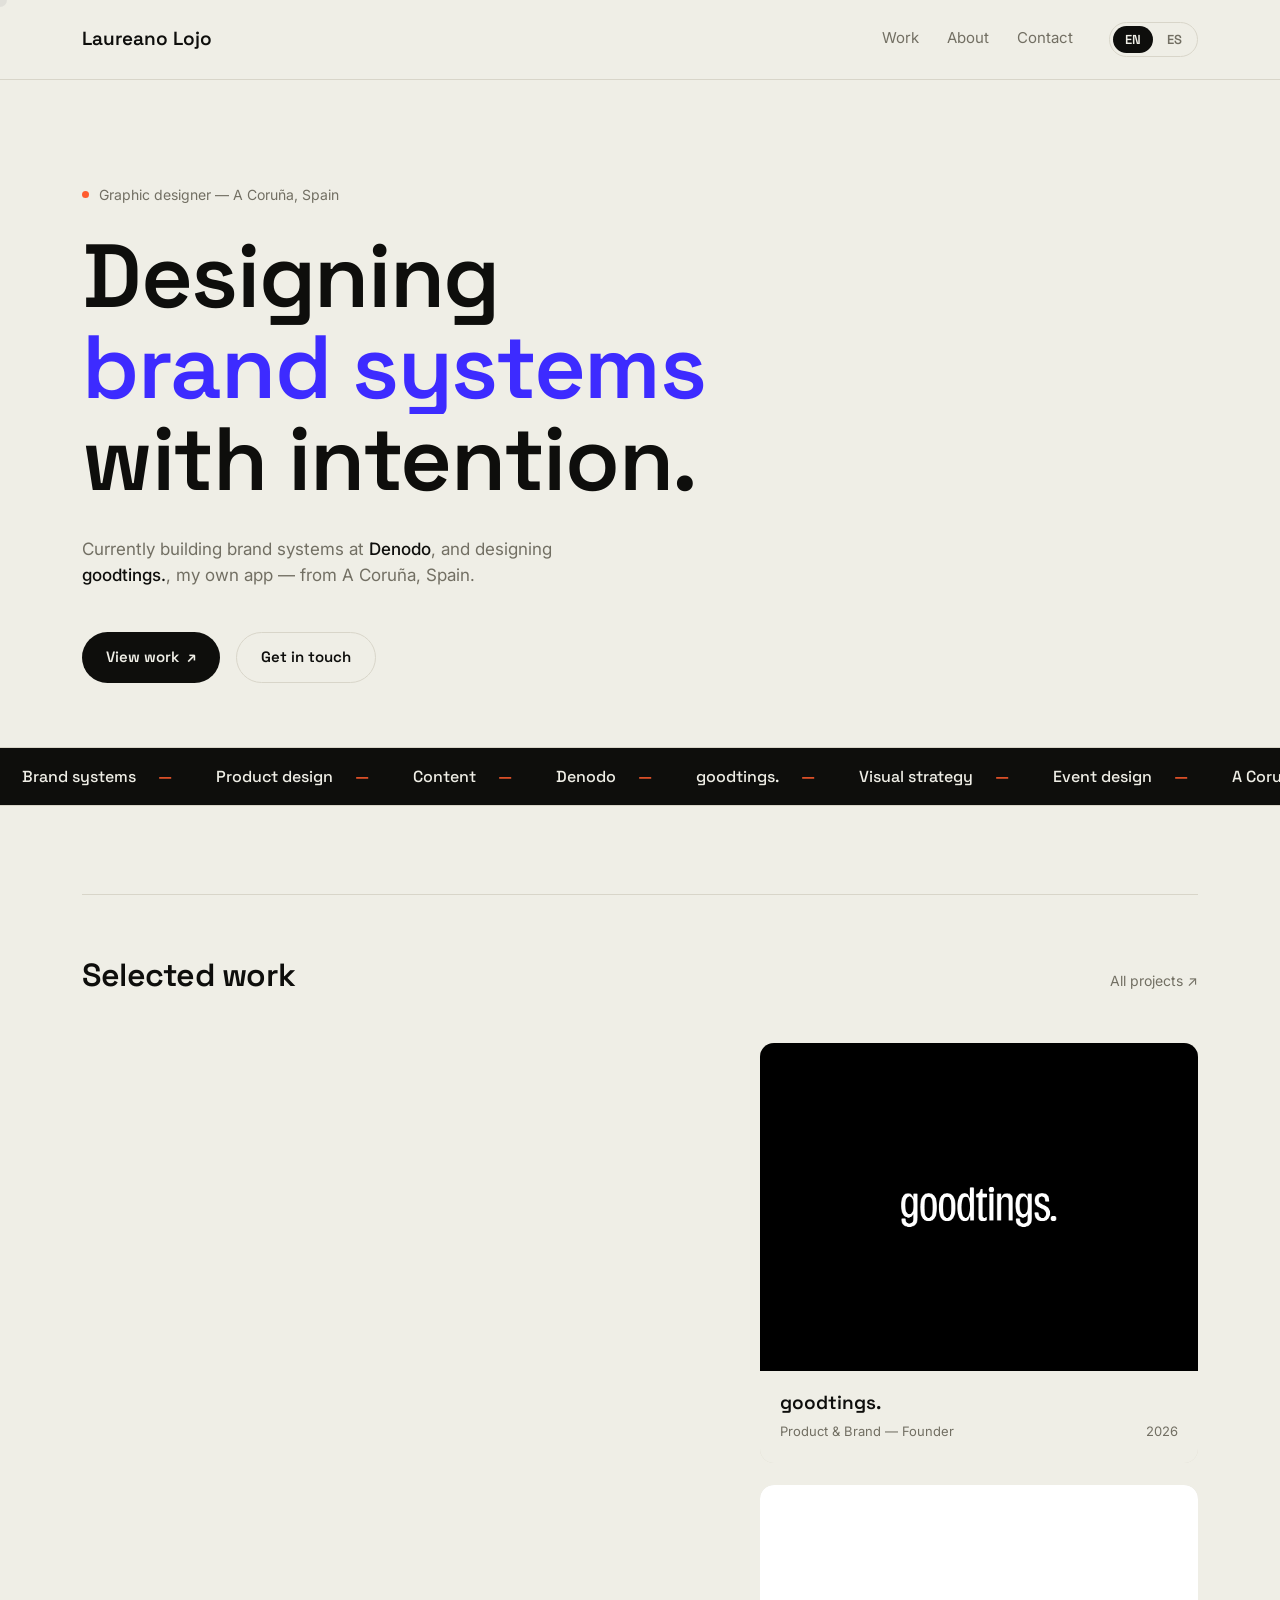
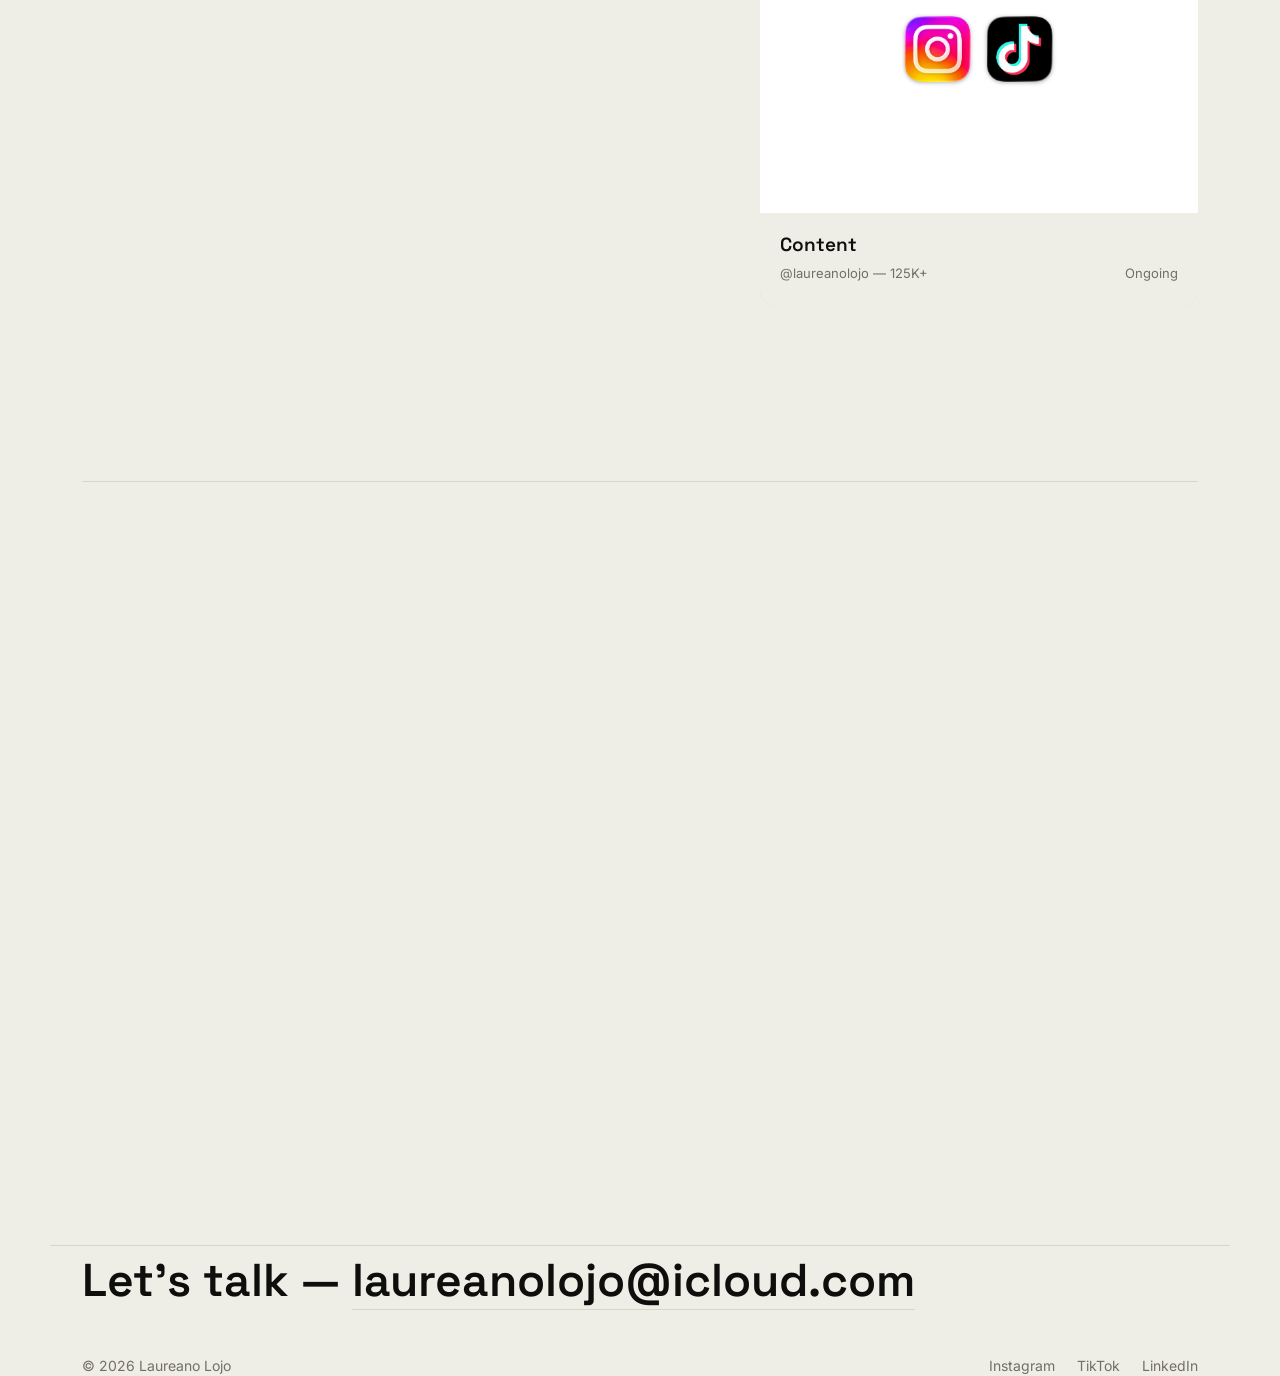
<file: index.html>
<!DOCTYPE html>
<html lang="en">
<head>
<script>document.documentElement.classList.add("js");</script>
<meta charset="UTF-8">
<meta name="viewport" content="width=device-width, initial-scale=1.0">
<title>Laureano Lojo — Design</title>
<meta name="description" content="Laureano Lojo. Graphic designer — brand, product and content. A Coruña, Spain.">
<meta property="og:type" content="website">
<meta property="og:title" content="Laureano Lojo — Design">
<meta property="og:description" content="Graphic designer — brand, product and content. A Coruña, Spain.">
<meta property="og:image" content="https://nitolojo.github.io/laureano-portfolio/assets/images/og-image.jpg">
<meta property="og:url" content="https://nitolojo.github.io/laureano-portfolio/">
<meta name="twitter:card" content="summary_large_image">
<meta name="twitter:title" content="Laureano Lojo — Design">
<meta name="twitter:description" content="Graphic designer — brand, product and content. A Coruña, Spain.">
<meta name="twitter:image" content="https://nitolojo.github.io/laureano-portfolio/assets/images/og-image.jpg">
<link rel="preconnect" href="https://fonts.googleapis.com">
<link rel="preconnect" href="https://fonts.gstatic.com" crossorigin>
<link href="https://fonts.googleapis.com/css2?family=Space+Grotesk:wght@400;500;600;700&family=Inter:wght@400;500&display=swap" rel="stylesheet">
<link rel="icon" type="image/x-icon" href="assets/favicon.ico">
<link rel="icon" type="image/png" sizes="32x32" href="assets/favicon-32.png">
<link rel="icon" type="image/png" sizes="16x16" href="assets/favicon-16.png">
<link rel="apple-touch-icon" href="assets/apple-touch-icon.png">
<link rel="stylesheet" href="assets/style.css">
</head>
<body>

<header>
  <div class="bar wrap">
    <div class="wordmark">Laureano Lojo</div>
    <div class="navwrap">
      <nav>
        <a href="projects.html" data-en="Work" data-es="Trabajo">Work</a>
        <a href="#about" data-en="About" data-es="Sobre mí">About</a>
        <a href="#contact" data-en="Contact" data-es="Contacto">Contact</a>
      </nav>
      <div class="langtoggle">
        <button data-lang="en" class="active">EN</button>
        <button data-lang="es">ES</button>
      </div>
    </div>
  </div>
</header>

<main class="wrap">
  <section class="hero">
    <div class="kicker">
      <span class="dot"></span>
      <span data-en="Graphic designer — A Coruña, Spain" data-es="Diseñador gráfico — A Coruña, España">Graphic designer — A Coruña, Spain</span>
    </div>
    <h1 class="hero-h1">
      <span data-en="Designing" data-es="Diseñando">Designing</span>
      <span class="rotate-wrap"><span id="rotateWord" class="rotate-word">brand systems</span></span>
      <span data-en="with intention." data-es="con intención.">with intention.</span>
    </h1>
    <p class="role">
      <span data-en="Currently building brand systems at " data-es="Actualmente diseño sistemas de marca en ">Currently building brand systems at </span><strong>Denodo</strong><span data-en=", and designing " data-es=", y construyo ">, and designing </span><strong>goodtings.</strong><span data-en=", my own app — from A Coruña, Spain." data-es=", mi propia app — desde A Coruña, España.">, my own app — from A Coruña, Spain.</span>
    </p>
    <div class="cta-row">
      <a class="btn btn-solid" href="projects.html">
        <span data-en="View work" data-es="Ver trabajo">View work</span> ↗
      </a>
      <a class="btn btn-outline" href="#contact" data-en="Get in touch" data-es="Hablemos">Get in touch</a>
    </div>
  </section>
</main>

<div class="marquee">
  <div class="marquee-track">
    <span data-en="Brand systems" data-es="Sistemas de marca">Brand systems</span>
    <span data-en="Product design" data-es="Diseño de producto">Product design</span>
    <span data-en="Content" data-es="Contenido">Content</span>
    <span>Denodo</span>
    <span>goodtings.</span>
    <span data-en="Visual strategy" data-es="Estrategia visual">Visual strategy</span>
    <span data-en="Event design" data-es="Diseño de eventos">Event design</span>
    <span data-en="A Coruña, Spain" data-es="A Coruña, España">A Coruña, Spain</span>
    <span data-en="Brand systems" data-es="Sistemas de marca">Brand systems</span>
    <span data-en="Product design" data-es="Diseño de producto">Product design</span>
    <span data-en="Content" data-es="Contenido">Content</span>
    <span>Denodo</span>
    <span>goodtings.</span>
    <span data-en="Visual strategy" data-es="Estrategia visual">Visual strategy</span>
    <span data-en="Event design" data-es="Diseño de eventos">Event design</span>
    <span data-en="A Coruña, Spain" data-es="A Coruña, España">A Coruña, Spain</span>
    <span data-en="Brand systems" data-es="Sistemas de marca">Brand systems</span>
    <span data-en="Product design" data-es="Diseño de producto">Product design</span>
    <span data-en="Content" data-es="Contenido">Content</span>
    <span>Denodo</span>
    <span>goodtings.</span>
    <span data-en="Visual strategy" data-es="Estrategia visual">Visual strategy</span>
    <span data-en="Event design" data-es="Diseño de eventos">Event design</span>
    <span data-en="A Coruña, Spain" data-es="A Coruña, España">A Coruña, Spain</span>
  </div>
</div>

<main class="wrap">
  <section id="work">
    <div class="section-inner reveal">
      <div class="section-head">
        <h2 data-en="Selected work" data-es="Trabajo seleccionado">Selected work</h2>
        <a class="sub" href="projects.html" data-en="All projects ↗" data-es="Todos los proyectos ↗">All projects ↗</a>
      </div>
      <div class="project-grid" id="home-grid"></div>
    </div>
  </section>

  <section id="stats">
    <div class="section-inner">
      <div class="stats-grid">
        <div class="stat reveal">
          <div class="stat-num">30<span class="stat-plus">+</span></div>
          <div class="stat-label" data-en="Markets covered at Denodo" data-es="Mercados cubiertos en Denodo">Markets covered at Denodo</div>
        </div>
        <div class="stat reveal">
          <div class="stat-num">5</div>
          <div class="stat-label" data-en="Years building the brand" data-es="Años construyendo la marca">Years building the brand</div>
        </div>
        <div class="stat reveal">
          <div class="stat-num">120K<span class="stat-plus">+</span></div>
          <div class="stat-label" data-en="Content community" data-es="Comunidad de contenido">Content community</div>
        </div>
      </div>
    </div>
  </section>

  <section id="about">
    <div class="section-inner reveal">
      <div class="section-head">
        <h2 data-en="About" data-es="Sobre mí">About</h2>
      </div>
      <div class="about-grid">
        <p data-en="I design for brand, product and content, usually all at once. At Denodo I've spent five years building the brand system and carrying it into events and product. Outside of that I design, build and grow goodtings., my own app — and share that process with a community of 125K+."
           data-es="Diseño para marca, producto y contenido, casi siempre a la vez. En Denodo llevo cinco años construyendo el sistema de marca y llevándolo a eventos y producto. Fuera de eso diseño, construyo y hago crecer goodtings., mi propia app — y comparto ese proceso con una comunidad de más de 125K personas.">
          I design for brand, product and content, usually all at once. At Denodo I've spent five years building the brand system and carrying it into events and product. Outside of that I design, build and grow goodtings., my own app — and share that process with a community of 125K+.
        </p>
        <div class="facts">
          <div><span class="k" data-en="Role" data-es="Rol">Role</span><span class="v">Marketing Manager, Design — Denodo</span></div>
          <div><span class="k" data-en="Own project" data-es="Proyecto propio">Own project</span><span class="v" data-en="goodtings. — founder & designer" data-es="goodtings. — founder y diseñador">goodtings. — founder & designer</span></div>
          <div><span class="k" data-en="Based in" data-es="Base">Based in</span><span class="v">A Coruña, Spain</span></div>
          <div><span class="k" data-en="Languages" data-es="Idiomas">Languages</span><span class="v" data-en="Spanish · English · Italian" data-es="Español · Inglés · Italiano">Spanish · English · Italian</span></div>
        </div>
      </div>
    </div>
  </section>
</main>

<footer class="wrap" id="contact">
  <div class="big"><span data-en="Let's talk —" data-es="Hablemos —">Let's talk —</span> <a href="mailto:laureanolojo@icloud.com">laureanolojo@icloud.com</a></div>
  <div class="foot-row">
    <span>© 2026 Laureano Lojo</span>
    <div class="socials">
      <a href="https://instagram.com/laureanolojo" target="_blank" rel="noopener">Instagram</a>
      <a href="https://tiktok.com/@laureanolojo" target="_blank" rel="noopener">TikTok</a>
      <a href="https://www.linkedin.com/in/laureano-lojo-a14077158/" target="_blank" rel="noopener">LinkedIn</a>
    </div>
  </div>
</footer>

<script src="assets/data.js"></script>
<script src="assets/main.js"></script>
</body>
</html>
</file>
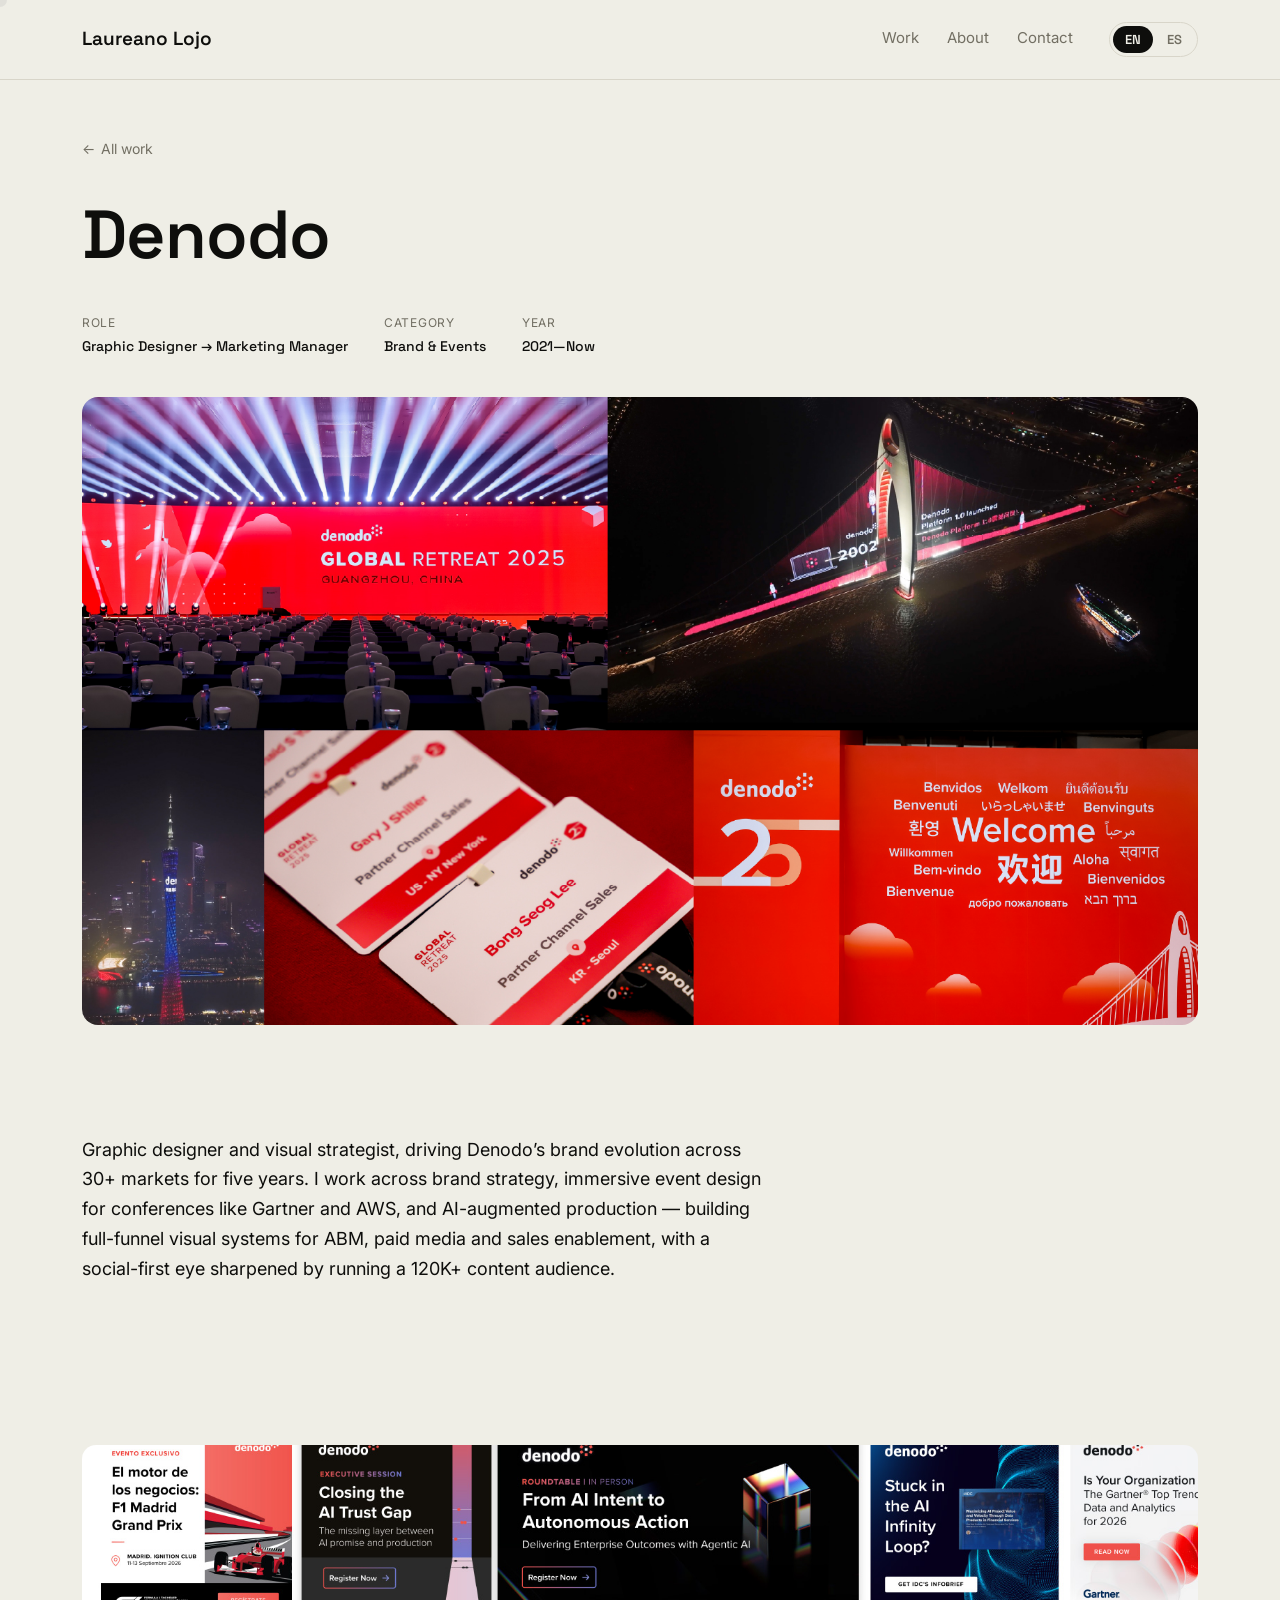
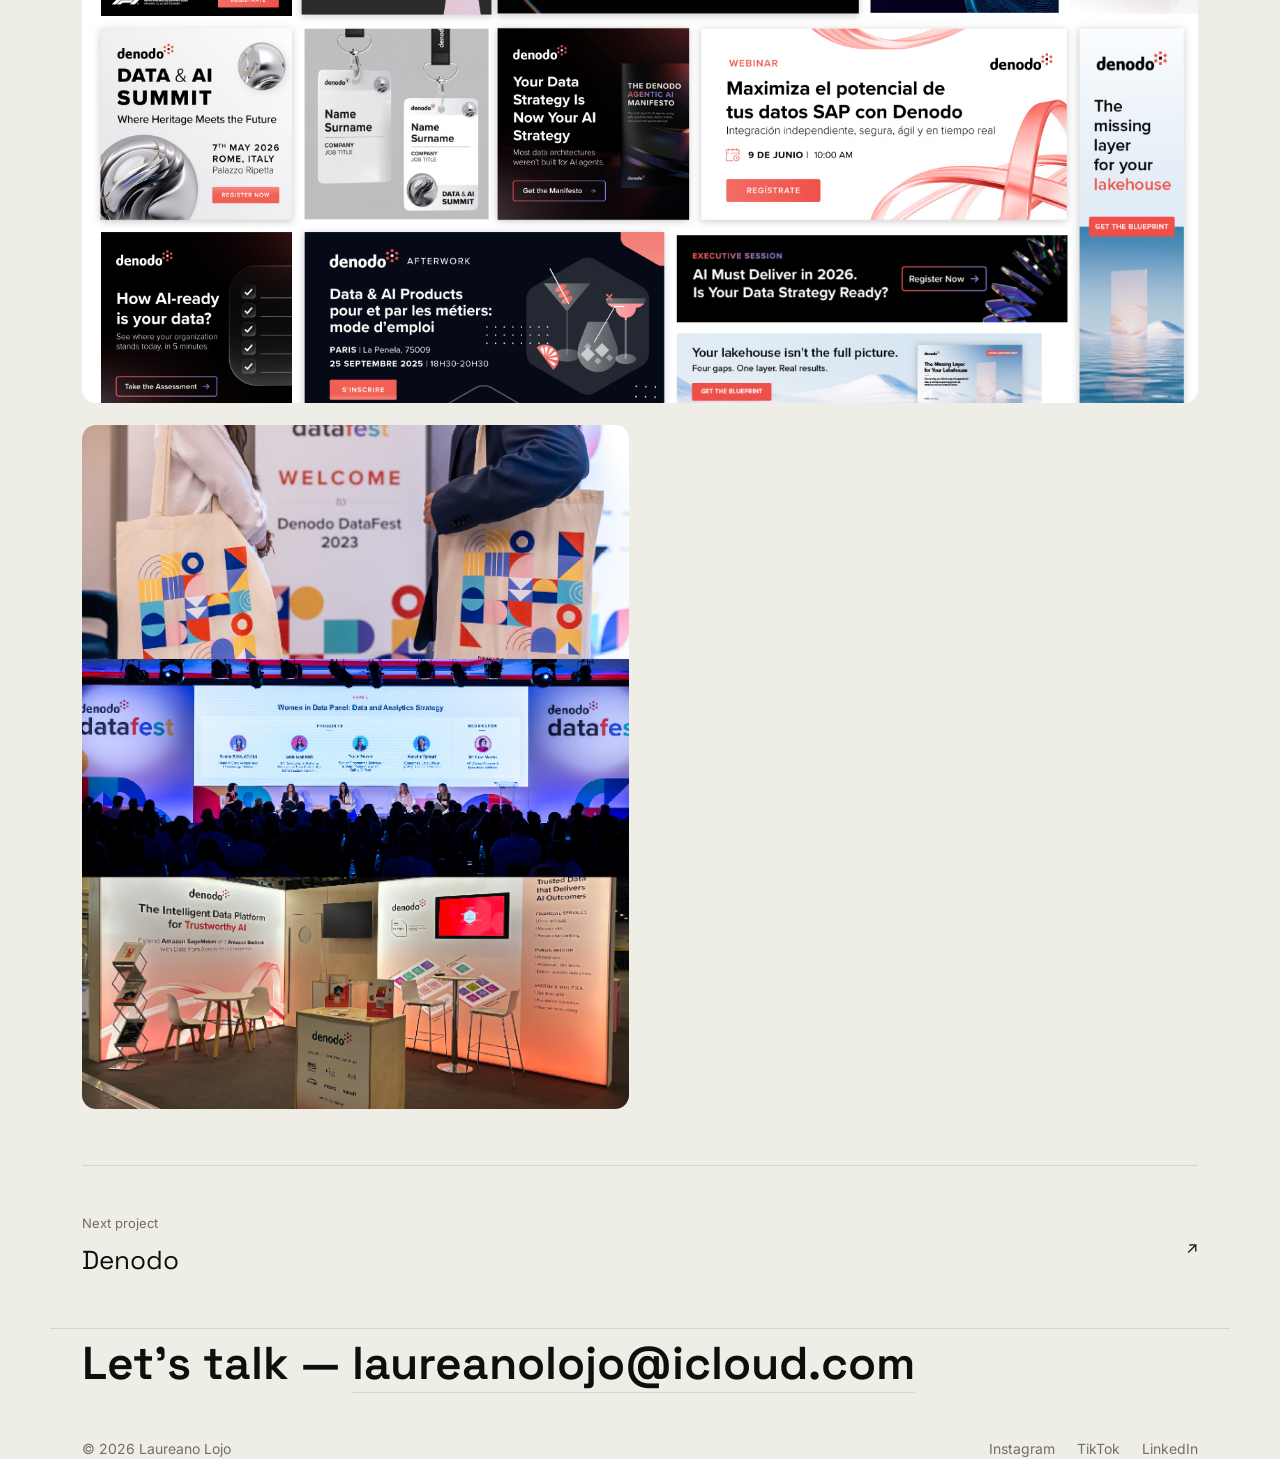
<file: project.html>
<!DOCTYPE html>
<html lang="en">
<head>
<script>document.documentElement.classList.add("js");</script>
<meta charset="UTF-8">
<meta name="viewport" content="width=device-width, initial-scale=1.0">
<title>Project — Laureano Lojo</title>
<meta property="og:type" content="website">
<meta property="og:title" content="Laureano Lojo — Design">
<meta property="og:description" content="Graphic designer — brand, product and content. A Coruña, Spain.">
<meta property="og:image" content="https://nitolojo.github.io/laureano-portfolio/assets/images/og-image.jpg">
<meta name="twitter:card" content="summary_large_image">
<meta name="twitter:image" content="https://nitolojo.github.io/laureano-portfolio/assets/images/og-image.jpg">
<link rel="preconnect" href="https://fonts.googleapis.com">
<link rel="preconnect" href="https://fonts.gstatic.com" crossorigin>
<link href="https://fonts.googleapis.com/css2?family=Space+Grotesk:wght@400;500;600;700&family=Inter:wght@400;500&display=swap" rel="stylesheet">
<link rel="icon" type="image/x-icon" href="assets/favicon.ico">
<link rel="icon" type="image/png" sizes="32x32" href="assets/favicon-32.png">
<link rel="icon" type="image/png" sizes="16x16" href="assets/favicon-16.png">
<link rel="apple-touch-icon" href="assets/apple-touch-icon.png">
<link rel="stylesheet" href="assets/style.css">
</head>
<body>

<header>
  <div class="bar wrap">
    <a class="wordmark" href="index.html">Laureano Lojo</a>
    <div class="navwrap">
      <nav>
        <a href="projects.html" data-en="Work" data-es="Trabajo">Work</a>
        <a href="index.html#about" data-en="About" data-es="Sobre mí">About</a>
        <a href="index.html#contact" data-en="Contact" data-es="Contacto">Contact</a>
      </nav>
      <div class="langtoggle">
        <button data-lang="en" class="active">EN</button>
        <button data-lang="es">ES</button>
      </div>
    </div>
  </div>
</header>

<main class="wrap" id="pd-root">
  <section class="pd-hero">
    <a class="pd-back" href="projects.html">← <span data-en="All work" data-es="Todo el trabajo">All work</span></a>
    <h1 class="pd-title" id="pd-title">—</h1>
    <div class="pd-meta">
      <div><span class="k" data-en="Role" data-es="Rol">Role</span><span class="v" id="pd-role-v"></span></div>
      <div><span class="k" data-en="Category" data-es="Categoría">Category</span><span class="v" id="pd-cat-v"></span></div>
      <div><span class="k" data-en="Year" data-es="Año">Year</span><span class="v" id="pd-year-v"></span></div>
    </div>
    <a id="pd-link" class="btn btn-outline" href="#" target="_blank" rel="noopener" style="margin-top:24px;display:none;">
      <span data-en="Visit site" data-es="Ver sitio">Visit site</span> ↗
    </a>
    <div class="pd-cover"><img id="pd-cover-img" src="" alt=""></div>
  </section>

  <section class="pd-body reveal">
    <p id="pd-desc"></p>
  </section>

  <section class="pd-gallery reveal" id="pd-gallery"></section>

  <a class="pd-next" id="pd-next-link" href="#">
    <div>
      <div class="label" data-en="Next project" data-es="Siguiente proyecto">Next project</div>
      <div class="name" id="pd-next-name">—</div>
    </div>
    <div>↗</div>
  </a>
</main>

<footer class="wrap" id="contact">
  <div class="big"><span data-en="Let's talk —" data-es="Hablemos —">Let's talk —</span> <a href="mailto:laureanolojo@icloud.com">laureanolojo@icloud.com</a></div>
  <div class="foot-row">
    <span>© 2026 Laureano Lojo</span>
    <div class="socials">
      <a href="https://instagram.com/laureanolojo" target="_blank" rel="noopener">Instagram</a>
      <a href="https://tiktok.com/@laureanolojo" target="_blank" rel="noopener">TikTok</a>
      <a href="https://www.linkedin.com/in/laureano-lojo-a14077158/" target="_blank" rel="noopener">LinkedIn</a>
    </div>
  </div>
</footer>

<script src="assets/data.js"></script>
<script src="assets/main.js"></script>
</body>
</html>
</file>
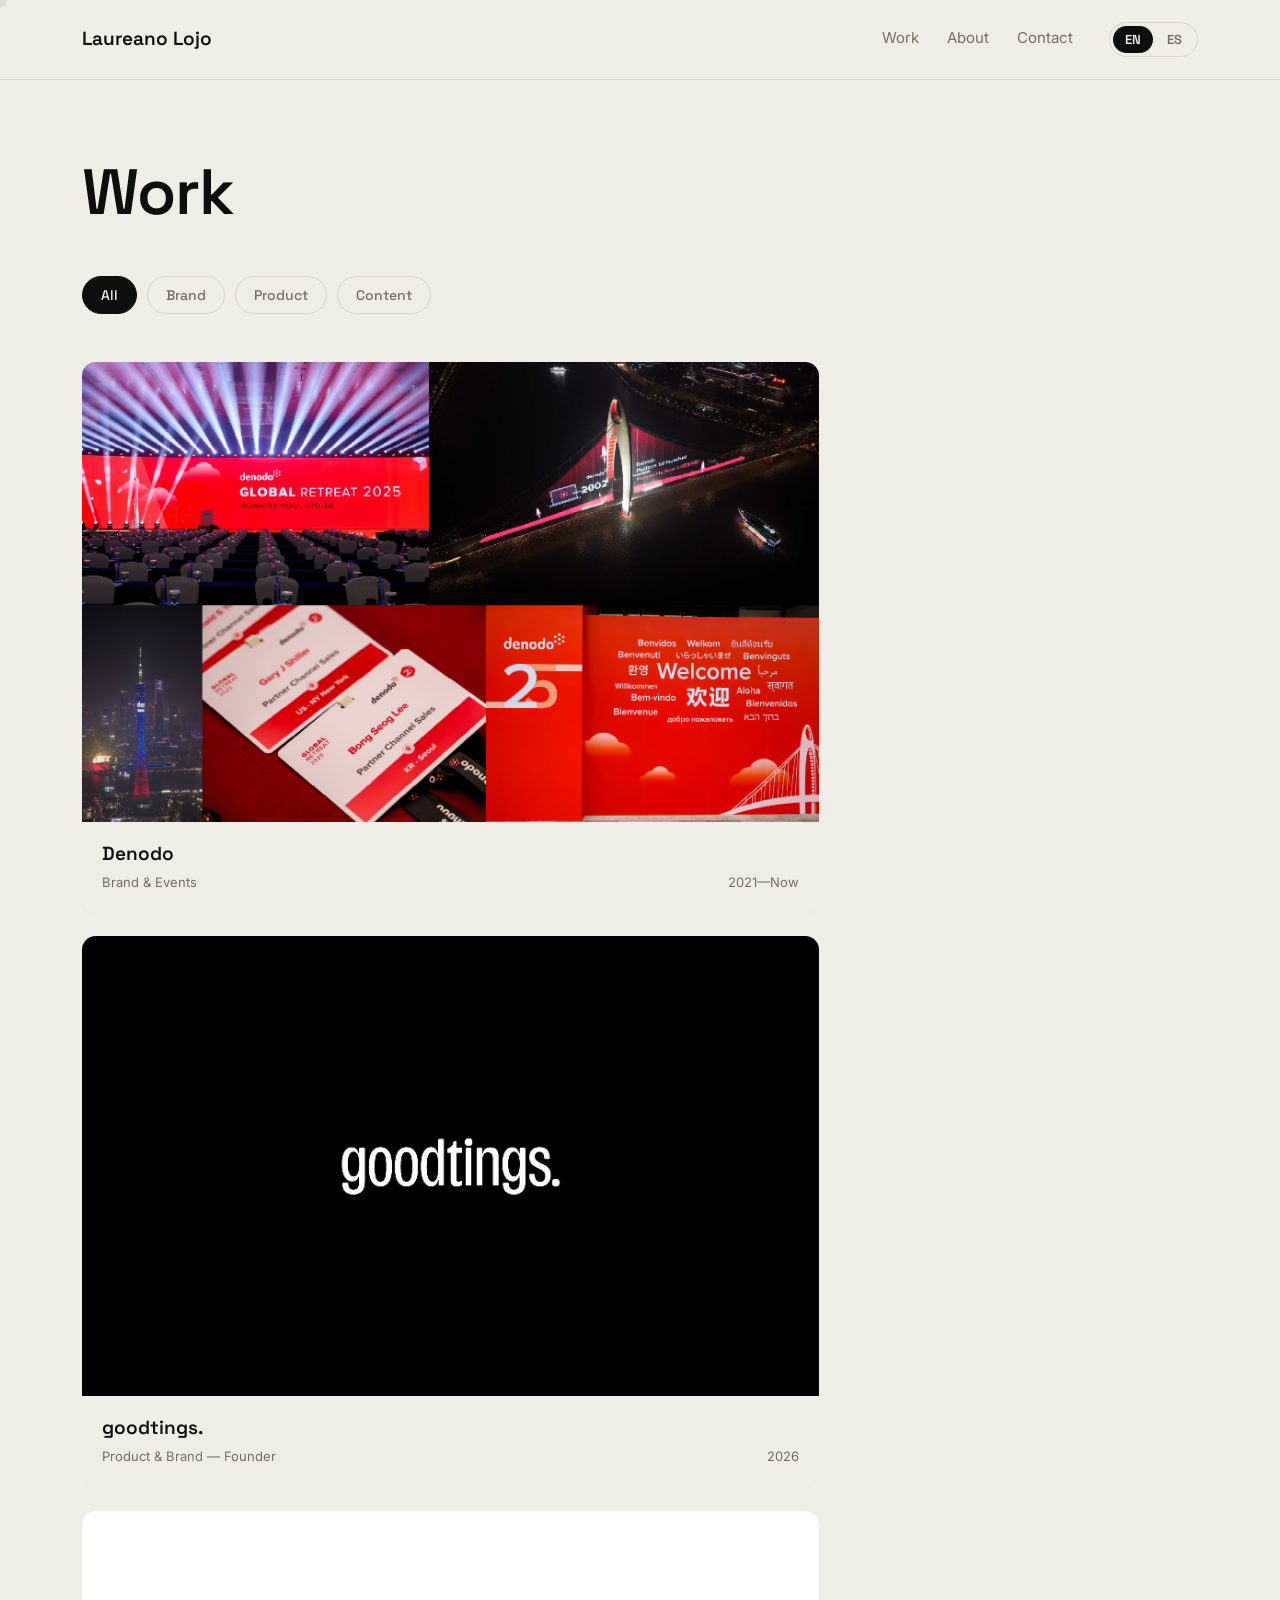
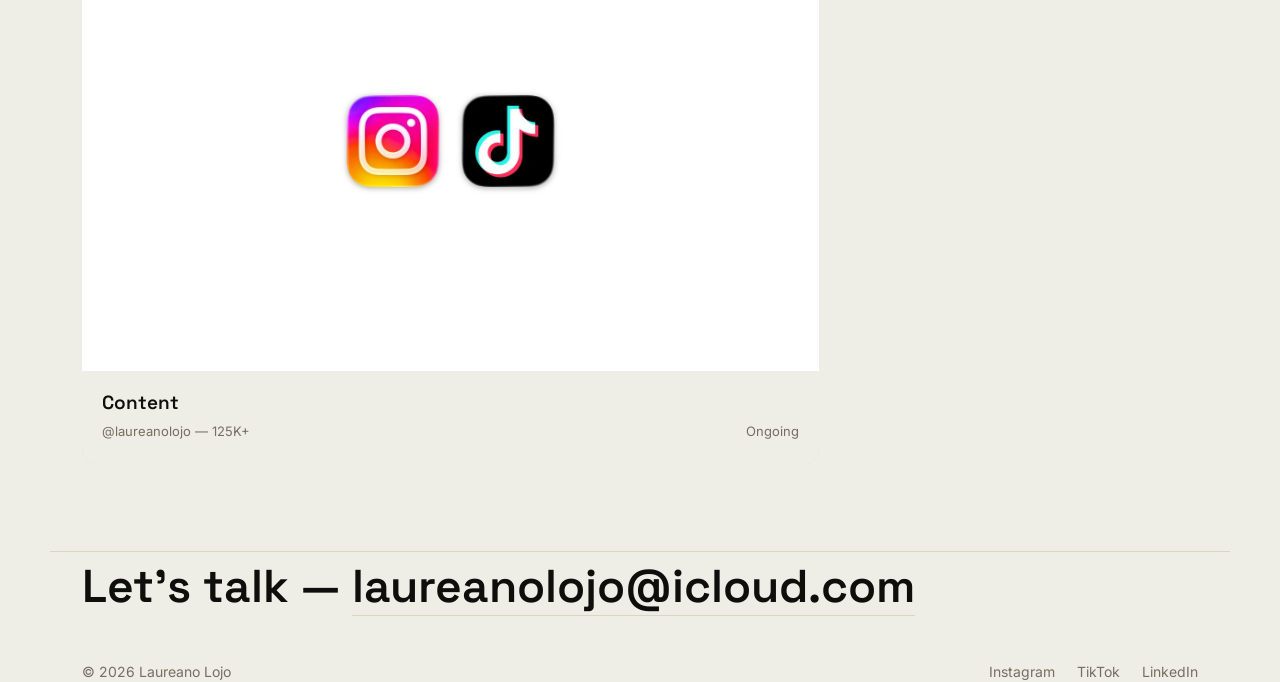
<file: projects.html>
<!DOCTYPE html>
<html lang="en">
<head>
<script>document.documentElement.classList.add("js");</script>
<meta charset="UTF-8">
<meta name="viewport" content="width=device-width, initial-scale=1.0">
<title>Work — Laureano Lojo</title>
<meta property="og:type" content="website">
<meta property="og:title" content="Work — Laureano Lojo">
<meta property="og:description" content="Selected projects across brand, product and content design.">
<meta property="og:image" content="https://nitolojo.github.io/laureano-portfolio/assets/images/og-image.jpg">
<meta property="og:url" content="https://nitolojo.github.io/laureano-portfolio/projects.html">
<meta name="twitter:card" content="summary_large_image">
<meta name="twitter:title" content="Work — Laureano Lojo">
<meta name="twitter:image" content="https://nitolojo.github.io/laureano-portfolio/assets/images/og-image.jpg">
<link rel="preconnect" href="https://fonts.googleapis.com">
<link rel="preconnect" href="https://fonts.gstatic.com" crossorigin>
<link href="https://fonts.googleapis.com/css2?family=Space+Grotesk:wght@400;500;600;700&family=Inter:wght@400;500&display=swap" rel="stylesheet">
<link rel="icon" type="image/x-icon" href="assets/favicon.ico">
<link rel="icon" type="image/png" sizes="32x32" href="assets/favicon-32.png">
<link rel="icon" type="image/png" sizes="16x16" href="assets/favicon-16.png">
<link rel="apple-touch-icon" href="assets/apple-touch-icon.png">
<link rel="stylesheet" href="assets/style.css">
</head>
<body>

<header>
  <div class="bar wrap">
    <a class="wordmark" href="index.html">Laureano Lojo</a>
    <div class="navwrap">
      <nav>
        <a href="projects.html" data-en="Work" data-es="Trabajo">Work</a>
        <a href="index.html#about" data-en="About" data-es="Sobre mí">About</a>
        <a href="index.html#contact" data-en="Contact" data-es="Contacto">Contact</a>
      </nav>
      <div class="langtoggle">
        <button data-lang="en" class="active">EN</button>
        <button data-lang="es">ES</button>
      </div>
    </div>
  </div>
</header>

<main class="wrap">
  <section class="page-hero">
    <h1 data-en="Work" data-es="Trabajo">Work</h1>
    <div class="filters">
      <button data-filter="all" class="active" data-en="All" data-es="Todo">All</button>
      <button data-filter="brand" data-en="Brand" data-es="Marca">Brand</button>
      <button data-filter="product" data-en="Product" data-es="Producto">Product</button>
      <button data-filter="content" data-en="Content" data-es="Contenido">Content</button>
    </div>
  </section>

  <section style="padding-top:0;" class="reveal">
    <div class="project-grid" id="grid"></div>
  </section>
</main>

<footer class="wrap" id="contact">
  <div class="big"><span data-en="Let's talk —" data-es="Hablemos —">Let's talk —</span> <a href="mailto:laureanolojo@icloud.com">laureanolojo@icloud.com</a></div>
  <div class="foot-row">
    <span>© 2026 Laureano Lojo</span>
    <div class="socials">
      <a href="https://instagram.com/laureanolojo" target="_blank" rel="noopener">Instagram</a>
      <a href="https://tiktok.com/@laureanolojo" target="_blank" rel="noopener">TikTok</a>
      <a href="https://www.linkedin.com/in/laureano-lojo-a14077158/" target="_blank" rel="noopener">LinkedIn</a>
    </div>
  </div>
</footer>

<script src="assets/data.js"></script>
<script src="assets/main.js"></script>
</body>
</html>
</file>
<file: assets/style.css>
:root{
  --paper:#efeee6;
  --ink:#0e0e0c;
  --muted:#726f63;
  --line:#d8d5c9;
  --accent:#3d2bff;
  --accent-warm:#ff5b2e;
  --maxw:1180px;
}

*{box-sizing:border-box;}
html{scroll-behavior:smooth;}
body{
  margin:0;
  background:var(--paper);
  color:var(--ink);
  font-family:'Inter', sans-serif;
  font-size:16px;
  line-height:1.5;
  -webkit-font-smoothing:antialiased;
  cursor:default;
}
h1,h2,h3,.display{
  font-family:'Space Grotesk', sans-serif;
  font-weight:600;
  letter-spacing:-0.015em;
  margin:0;
}
a{color:inherit;text-decoration:none;}
img{display:block;max-width:100%;}
.wrap{max-width:var(--maxw);margin:0 auto;padding:0 32px;}

@media (prefers-reduced-motion: reduce){
  *{animation:none !important;transition:none !important;}
}

/* ---------- custom cursor ---------- */
#cursor{
  position:fixed;top:0;left:0;width:14px;height:14px;border-radius:50%;
  background:var(--ink);pointer-events:none;z-index:200;
  transform:translate(-50%,-50%);
  transition:width .3s cubic-bezier(.2,.8,.2,1), height .3s cubic-bezier(.2,.8,.2,1),
             border-radius .3s cubic-bezier(.2,.8,.2,1);
  mix-blend-mode:difference;
}
#cursor.big{width:44px;height:44px;border-radius:8px;}

body.touch #cursor{display:none;}

/* ---------- header ---------- */
header{
  position:sticky;top:0;z-index:20;
  background:color-mix(in srgb, var(--paper) 86%, transparent);
  backdrop-filter:blur(8px);
  border-bottom:1px solid var(--line);
}
header .bar{
  display:flex;justify-content:space-between;align-items:center;
  padding:22px 32px;
}
.wordmark{font-family:'Space Grotesk',sans-serif;font-size:19px;font-weight:600;}
.navwrap{display:flex;align-items:center;gap:36px;}
nav{display:flex;gap:28px;font-size:15px;}
nav a{color:var(--muted);position:relative;padding-bottom:2px;}
nav a:hover{color:var(--ink);}
nav a::after{
  content:'';position:absolute;left:0;right:0;bottom:-3px;height:1px;
  background:var(--accent);transform:scaleX(0);transform-origin:left;
  transition:transform .25s ease;
}
nav a:hover::after{transform:scaleX(1);}

.langtoggle{
  display:flex;gap:2px;font-family:'Space Grotesk',sans-serif;font-size:13px;font-weight:600;
  border:1px solid var(--line);border-radius:20px;padding:3px;
}
.langtoggle button{
  border:none;background:none;padding:5px 12px;border-radius:16px;color:var(--muted);
  font-family:inherit;font-size:inherit;font-weight:inherit;cursor:pointer;transition:background .2s,color .2s;
}
.langtoggle button.active{background:var(--ink);color:var(--paper);}

/* ---------- hero ---------- */
.hero{padding:104px 0 64px;opacity:0;transform:translateY(16px);animation:rise .75s cubic-bezier(.2,.7,.2,1) forwards .05s;}
@keyframes rise{to{opacity:1;transform:translateY(0);}}
.hero .kicker{color:var(--muted);font-size:14px;margin-bottom:26px;display:flex;align-items:center;gap:10px;}
.hero .kicker .dot{width:7px;height:7px;border-radius:50%;background:var(--accent-warm);display:inline-block;}

.hero-h1{
  font-size:clamp(40px, 7vw, 92px);
  line-height:1.02;
  max-width:980px;
  display:flex;flex-wrap:wrap;align-items:baseline;gap:0 20px;
}
.rotate-wrap{
  display:inline-block;overflow:hidden;vertical-align:top;
  height:1.02em;
}
.rotate-word{
  display:block;color:var(--accent);font-style:normal;
  transition:transform .5s cubic-bezier(.6,0,.2,1), opacity .35s ease;
}

.hero .role{margin-top:32px;color:var(--muted);font-size:17px;max-width:560px;}
.hero .role strong{color:var(--ink);font-weight:500;}
.hero .cta-row{margin-top:44px;display:flex;gap:16px;flex-wrap:wrap;}
.btn{
  font-family:'Space Grotesk',sans-serif;font-weight:600;font-size:15px;
  padding:13px 24px;border-radius:30px;display:inline-flex;align-items:center;gap:8px;
  transition:transform .2s ease, background .2s ease, color .2s ease;
}
.btn-solid{background:var(--ink);color:var(--paper);}
.btn-solid:hover{background:var(--accent);color:#fff;transform:translateY(-2px);}
.btn-outline{border:1px solid var(--line);}
.btn-outline:hover{border-color:var(--ink);transform:translateY(-2px);}

/* ---------- marquee ---------- */
.marquee{
  background:var(--ink);color:var(--paper);overflow:hidden;white-space:nowrap;
  padding:16px 0;border-top:1px solid var(--line);border-bottom:1px solid var(--line);
}
.marquee-track{display:inline-flex;animation:scroll 42s linear infinite;}
.marquee-track span{
  font-family:'Space Grotesk',sans-serif;font-size:16px;font-weight:500;padding:0 22px;
  display:inline-flex;align-items:center;gap:22px;white-space:nowrap;
}
.marquee-track span::after{content:'—';color:var(--accent-warm);}
@keyframes scroll{from{transform:translateX(0);}to{transform:translateX(-33.3333%);}}

/* ---------- section shell ---------- */
section{padding:88px 0;}
.section-inner{border-top:1px solid var(--line);padding-top:56px;}
.section-head{display:flex;justify-content:space-between;align-items:baseline;margin-bottom:44px;gap:20px;flex-wrap:wrap;}
.section-head h2{font-size:clamp(24px,3vw,32px);}
.section-head .sub{color:var(--muted);font-size:14px;}

/* ---------- project grid (cards) ---------- */
.project-grid{
  display:grid;grid-template-columns:repeat(6,1fr);gap:22px;align-items:start;
}

/* home page: one tall featured card + two stacked beside it */
#home-grid{
  grid-template-columns:1.5fr 1fr;
  grid-template-rows:1fr 1fr;
  grid-template-areas:"a b" "a c";
  align-items:stretch;
}
#home-grid .pcard:nth-child(1){grid-area:a;display:flex;flex-direction:column;height:100%;}
#home-grid .pcard:nth-child(1) .imgwrap{flex:1;aspect-ratio:auto;}
#home-grid .pcard:nth-child(2){grid-area:b;}
#home-grid .pcard:nth-child(3){grid-area:c;}
.pcard{
  border-radius:14px;overflow:hidden;position:relative;background:var(--line);
  grid-column:span 3;display:block;
}
.pcard.large{grid-column:span 4;}
.pcard.small{grid-column:span 2;}
.pcard .imgwrap{aspect-ratio:4/3;overflow:hidden;}
.pcard.large .imgwrap{aspect-ratio:16/10;}
.pcard img{width:100%;height:100%;object-fit:cover;transition:transform .6s cubic-bezier(.2,.7,.2,1);}
.pcard:hover img{transform:scale(1.06);}
.pcard .fallback{
  width:100%;height:100%;display:flex;align-items:center;justify-content:center;
  font-family:'Space Grotesk',sans-serif;font-size:15px;color:rgba(255,255,255,.7);
}
.pcard .info{
  padding:18px 20px 22px;display:flex;justify-content:space-between;align-items:flex-end;
  background:var(--paper);
}
.pcard .info .t{font-family:'Space Grotesk',sans-serif;font-size:19px;font-weight:600;}
.pcard .info .c{color:var(--muted);font-size:13px;margin-top:4px;}
.pcard .info .y{color:var(--muted);font-size:13px;white-space:nowrap;}

/* ---------- about ---------- */
.about-grid{display:grid;grid-template-columns:1.1fr .9fr;gap:56px;}
.about-grid p{max-width:520px;color:var(--ink);font-size:18px;line-height:1.55;}
.about-grid .facts div{padding:14px 0;border-top:1px solid var(--line);display:flex;justify-content:space-between;font-size:14px;}
.about-grid .facts div:first-child{border-top:none;}
.about-grid .facts .k{color:var(--muted);}
.about-grid .facts .v{font-weight:500;text-align:right;}

/* ---------- footer ---------- */
footer{padding:80px 0 48px;border-top:1px solid var(--line);}
footer .big{font-family:'Space Grotesk',sans-serif;font-size:clamp(28px,4.5vw,46px);font-weight:600;}
footer .big a{border-bottom:1px solid var(--line);transition:border-color .2s, color .2s;}
footer .big a:hover{border-color:var(--accent);color:var(--accent);}
.foot-row{margin-top:40px;display:flex;justify-content:space-between;color:var(--muted);font-size:14px;flex-wrap:wrap;gap:12px;}
.foot-row .socials{display:flex;gap:22px;}
.foot-row a:hover{color:var(--ink);}

/* ---------- projects page ---------- */
.page-hero{padding:64px 0 48px;}
.page-hero h1{font-size:clamp(36px,6vw,64px);}
.filters{display:flex;gap:10px;margin-top:36px;flex-wrap:wrap;}
.filters button{
  font-family:'Space Grotesk',sans-serif;font-weight:500;font-size:14px;
  border:1px solid var(--line);background:none;padding:9px 18px;border-radius:22px;
  color:var(--muted);cursor:pointer;transition:all .2s ease;
}
.filters button.active{background:var(--ink);color:var(--paper);border-color:var(--ink);}

/* ---------- project detail ---------- */
.pd-hero{padding:56px 0 36px;}
.pd-back{color:var(--muted);font-size:14px;display:inline-flex;align-items:center;gap:6px;}
.pd-back:hover{color:var(--ink);}
.pd-title{font-size:clamp(36px,6vw,68px);margin-top:24px;}
.pd-meta{display:flex;gap:36px;margin-top:28px;flex-wrap:wrap;color:var(--muted);font-size:14px;}
.pd-meta div span{display:block;}
.pd-meta div .k{font-size:12px;text-transform:uppercase;letter-spacing:.06em;margin-bottom:4px;}
.pd-meta div .v{color:var(--ink);font-weight:500;font-family:'Space Grotesk',sans-serif;}
.pd-cover{border-radius:16px;overflow:hidden;margin-top:40px;aspect-ratio:16/9;}
.pd-cover img{width:100%;height:100%;object-fit:cover;}
.pd-body{padding:56px 0;max-width:680px;}
.pd-body p{font-size:18px;line-height:1.65;color:var(--ink);}
.pd-gallery{display:grid;grid-template-columns:1fr 1fr;gap:22px;padding-bottom:56px;}
.pd-gallery .g{border-radius:14px;overflow:hidden;}
.pd-gallery .g:first-child{grid-column:1/-1;aspect-ratio:16/8;}
.pd-gallery .g img{width:100%;height:100%;object-fit:cover;}
.pd-next{border-top:1px solid var(--line);padding:48px 0;display:flex;justify-content:space-between;align-items:center;}
.pd-next .label{color:var(--muted);font-size:13px;}
.pd-next .name{font-family:'Space Grotesk',sans-serif;font-size:26px;margin-top:8px;}

@media (max-width:900px){
  .about-grid{grid-template-columns:1fr;}
  .project-grid{grid-template-columns:repeat(2,1fr);}
  .pcard, .pcard.large, .pcard.small{grid-column:span 2;}
  #home-grid{grid-template-columns:1fr;grid-template-rows:auto auto auto;grid-template-areas:"a" "b" "c";align-items:start;}
  #home-grid .pcard:nth-child(1){height:auto;display:block;}
  #home-grid .pcard:nth-child(1) .imgwrap{aspect-ratio:16/10;flex:none;}
  .pd-gallery{grid-template-columns:1fr;}
  .pd-gallery .g{aspect-ratio:16/10;}
  .pd-gallery .g:first-child{aspect-ratio:16/10;}
}
@media (max-width:640px){
  header .bar{padding:16px 20px;}
  .wordmark{font-size:16px;white-space:nowrap;}
  .navwrap{gap:14px;}
  nav{gap:16px;font-size:14px;}
  .hero{padding:72px 0 48px;}
  .hero-h1{gap:0 10px;}
  section{padding:64px 0;}
  #cursor{display:none;}
  .pd-meta{gap:22px;}
}

/* ---------- scroll reveal ---------- */
.js .reveal{opacity:0;transform:translateY(28px);transition:opacity .7s cubic-bezier(.2,.7,.2,1), transform .7s cubic-bezier(.2,.7,.2,1);}
.reveal.in-view{opacity:1;transform:translateY(0);}
.js .stat.reveal:nth-child(1){transition-delay:0s;}
.js .stat.reveal:nth-child(2){transition-delay:.08s;}
.js .stat.reveal:nth-child(3){transition-delay:.16s;}

/* ---------- stats block ---------- */
.stats-grid{display:grid;grid-template-columns:repeat(3,1fr);gap:22px;}
.stat{padding-top:0;}
.stat-num{font-family:'Space Grotesk',sans-serif;font-size:clamp(40px,6vw,64px);font-weight:600;line-height:1;color:var(--ink);}
.stat-num .stat-plus{color:var(--accent);}
.stat-label{margin-top:10px;color:var(--muted);font-size:14px;}
@media (max-width:640px){.stats-grid{grid-template-columns:1fr;gap:28px;}}

/* ---------- project card tilt ---------- */
.pcard{transform-style:preserve-3d;will-change:transform;transition:transform .2s ease-out;}
.project-grid{perspective:1200px;}

/* ---------- magnetic buttons ---------- */
.btn{will-change:transform;}
</file>
